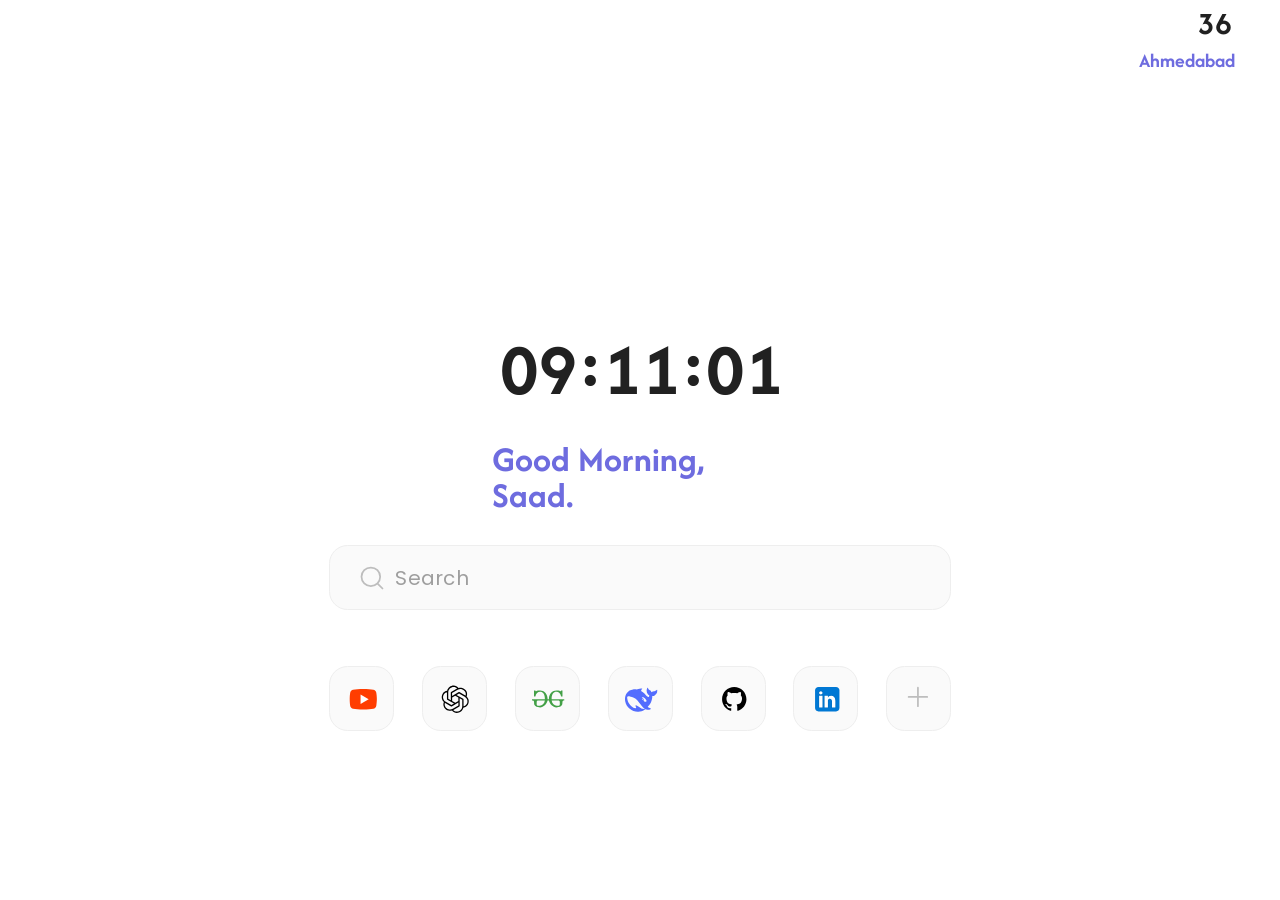
<file: MyHttpServer/static/FigmaSite/index.html>
<html>
    <head>  
        <meta name="viewport" content="width=device-width, initial-scale=1.0">
        <link rel = "stylesheet" href = "style.css">
        <link href = "https://fonts.googleapis.com/css2?family=Afacad:wght@400;700&display=swap" rel = "stylesheet">
        <link href="https://fonts.googleapis.com/css2?family=Poppins:wght@400;500;600;700&display=swap" rel="stylesheet">
    </head>
    <body>
        <header>
            <div class = "temp">36</div>
            <div class = "city">Ahmedabad</div>
        </header>

        <main>
            
            <div class = "greeting">
                <div class = "timeBlock">09:11:01</div>
                <div class = "greetingText">Good Morning, Saad.</div>
            </div>

            <div class = "searchSection">
                 <div class = "search">
                    <div class = "loupe">
                        <img src = "image/loupe.svg" alt = "Лупа">
                    </div>
                    <div class = "searchText">Search</div>
                 </div>
                <div class = "favourites">
                    <div class = "icon1">
                        <img src = "image/youtube.svg" alt ="">
                    </div>
                    <div class = "icon2">
                        <img src = "image/chatgpt.svg" alt = "">
                    </div>
                    <div class = "icon3">
                        <img src = "image/gucci.svg" alt = "">
                    </div>
                    <div class = "icon4">
                        <img src = "image/deepseek.svg" alt = "">
                    </div>
                    <div class = "icon5">
                        <img src = "image/github.svg" alt = "">
                    </div>
                    <div class = "icon6">
                        <img src = "image/in.svg" alt = "">
                    </div>
                    <div class = "addIcon">
                        <img src = "image/add.svg" alt = "">
                    </div>
                </div>
            </div>
        </main>
    </body>
</html>
</file>
<file: MyHttpServer/static/FigmaSite/style.css>
header
{  /*это размеры шапки */
    width : calc(100% - 70px) ;
    height : 70px;
    /*это отсупы шапки от краёв */
    margin-left: 35px;

    
    
    box-sizing: border-box;

    /*подключаем флексбокс */
    display : flex; 
    /*размещаем текстики все вправо по строке */
    justify-content : end;
    /*теперь ориентация вертикальаня столбиками*/
    flex-direction : column;
    /*снова сдвигаем вправо в край шапки */
    align-items : end;
}

body
{
    background-color: #FFFFFF;
}

.temp
{
    width : 44px;
    height : 43px;

    font-family : Afacad;
    font-style : Bold;
    font-weight : 700;
    font-size : 32px;
    line-height : 100%;
    letter-spacing : 0;
    text-align : center;
    color : #212121;
}

.city
{
    width : 98px;
    height : 27px;

    font-family : Afacad;
    font-weight : 700;
    font-style : Bold;
    font-size : 20px;
    line-height : 100%;
    letter-spacing : 0%;
    color : #6E6CDF; 
}
main
{
    display : flex;
    flex-direction : column;
    align-items : center;

    /*все пропертис из фигмы главного блока */
    width : calc(100% - 12px) ; /*мейн занимает всю доступную ширину экрана*/ 
    height : auto;

    /*margin-top: 254.96px - почему именно так, потому что в нашем случае margin считается не открая страницы,
    а от края верхнего элемента то есть header'a */
    margin-top: 254.96px; 
    margin-left: 6px;
    gap: 55.65px;
    Flow: Vertical;

    

}

/* это таймблок через точку обращаемся потому что в html он класс*/
.timeBlock
{
    width : 100%;
    max-width : 281px;
    height : 99px;

    font-size : 74px;
    font-family : Afacad;
    font-weight : 700;
    font-style : Bold;
    font-size : 74px;
    Line-height : 100%;
    letter-spacing : 0%;
    text-align : center;
    color : #212121;

}


.greeting
{
    /*так как в figme написано что greeting frame width - fill это означает что он полностью
    занимает ширину фрейма-родителя  => можно для адаптивности написать 100%*/
    width: 100%;
    height: 156.27536010742188px;
    display : flex;

    flex-direction : column;
    gap : 9.28px;

    align-items : center;

    
    
}

.greetingText
{
    width : 296px;
    height : 48px;

    font-family : Afacad;
    font-weight : 700;
    font-style : Bold;
    font-size : 36px;
    line-height : 100%;
    letter-spacing : 0%;
    color : #6E6CDF;
    
}

.searchSection
{
    width : 100%;
    max-width : 621.4492797851562px;
    height : 185.7536163330078;
    

    gap : 27.83px;

    display : flex;
    flex-direction : column;
    justify-content : space-between;
    

}

.search
{
    box-sizing: border-box;
    width : 100%;
    height : 65.10144805908203px;
    gap : 9.28px;
    border-radius : 18.55px;
    
    padding-top : 18.55px;
    padding-right : 27.83px;
    padding-bottom : 18.55px;
    padding-left : 27.83px;

    background-color : #FAFAFA;
    
    border: 1.16px solid #EEEEEE;

    display : flex;
    flex-direction : row;
    
}

.favourites
{
    display : flex;

    width : 621.95654296875px;
    height : 65px;
    gap : 27.83px;

    flex-direction : row;
    justify-content : space-between;
}

.loupe 
{
    width : 28px;
    height : 28px;
   
}

.searchText
{
    width : 72px;
    height : 28px;
    
    font-family : Poppins;
    font-weight : 400;
    font-style : regular;
    font-size : 20px;
    line-height : 140%;
    letter-spacing : 0.23px;

    color : #9E9E9E;
}

.icon1
{
    width : 65px;
    height : 65px;
    border-radius : 18.57px;
    border : 1.16px solid #EEEEEE;
    background-color : #FAFAFA;

    padding : 16.25px;
    box-sizing : border-box;
}
.icon2
{
    width : 65px;
    height : 65px;
    border-radius : 18.57px;
    border : 1.16px solid #EEEEEE;
    background-color : #FAFAFA;

    padding : 16.25px;
    box-sizing : border-box;
    
}

.icon3
{
    width : 65px;
    height : 65px;
    border-radius : 18.57px;
    border : 1.16px solid #EEEEEE;
    background-color : #FAFAFA;

    padding : 16.25px;
    box-sizing : border-box;
}

.icon4
{
    width : 65px;
    height : 65px;
    border-radius : 18.57px;
    border : 1.16px solid #EEEEEE;
    background-color : #FAFAFA;

    padding : 16.25px;
    box-sizing : border-box;
}

.icon5
{
    width : 65px;
    height : 65px;
    border-radius : 18.57px;
    border : 1.16px solid #EEEEEE;
    background-color : #FAFAFA;

    padding : 16.25px;
    box-sizing : border-box; 
}


.icon6
{
    width : 65px;
    height : 65px;
    border-radius : 18.57px;
    border : 1.16px solid #EEEEEE;
    background-color : #FAFAFA;

    padding : 16.25px;
    box-sizing : border-box;
}

.addIcon
{
    width : 65px;
    height : 65px;
    border-radius : 18.57px;
    border : 1.16px solid #EEEEEE;
    background-color : #FAFAFA;

    padding : 16.25px;
    box-sizing : border-box;
}
/* если экран подходит под это условие- применить следующие стили*/
@media (max-width: 393px)
{
    header
    {
        /* margin это отступ от окружения будь то край страницы, или край элемента*/
        width : 345px;
        height : 48px;
        margin-top : 20px;
        margin-left : 24px;
    }

    .temp 
    {
        width: 31px;
        height: 29px;
        font-weight : 700px;
        font-size : 22px;
        line-height : 100%;
        letter-spacing: 0%;
        align-items : center;
    }

    .city 
    {
        width: 68px;
        height: 19px;
        font-weight : 700px;
        font-size : 14px;
        line-height : 100%;
        letter-spacing: 0%;
    }

    main 
    {
        width: 345px;
    }

    .greeting
    {
        width : 345px;
        /*height = hug, это означает что высота подстраивается по содержимое.
        то есть height = auto, это можно не прописывать*/
        /* gap - расстояние между детьми */
        gap : 8px;
    }

    .timeBlock
    {
        width : 182px;
        height : 64px;

        /* приписка font это начало css свойств, которые относятся к тексту и шрифту*/

        font-size : 48px;
        font-weight : 700;

        /* приписка line это начало css свойств, которые относятся к строке текста внутри фрейма*/
        line-height : 100%;
        

    }

    .greetingText
    {
        width : 198px;
        height : 32px;

        font-size : 24px;
        font-weight : 700;
        line-height : 100%;
        letter-spacing : 0%; 

    }

    .searchSection
    {
        flex-direction : column;
        width: 345px;
        gap : 24px;
    }

    .search
    {
        display : flex;
        /* padding - это внутренний отступ элементов от коробки*/
        /* из фигмы space я не пишу, так нельзя в css*/
        flex-direction : row;

        box-sizing : border-box;
        width : 100%;
        border-radius : 16px;
        background-color : #FAFAFA; 
        border : 1px solid #EEEEEE;

        padding-top : 16px;
        padding-right :  24px;
        padding-bottom : 16px;
        padding-left :  24px;

        gap : 8px;
    }

    .loupe
    {
        width : 24px;
        height : 24px;
    }

    .searchText
    {
        width : 65px;
        height : 25px;

        font-weight : 400;
        font-size : 18px;
        line-height : 140%;
        letter-spacing : 0.2px;

        color : #9E9E9E;
    }

    .favourites
    {
        display : flex;
        justify-content : flex-start;
        flex-direction : row;
        gap : 24px;
    }

    .icon1,
    .icon2,
    .icon3,
    .icon4,
    .icon5
    {
    
        width : 48px;
        height : 48px;
        border-radius :  16px;
        border : 1px solid #EEEEEE;
        background-color : #FAFAFA;

        padding : 10px;
        box-sizing : border-box;
    }

    .icon1 img,
    .icon2 img,
    .icon3 img,
    .icon4 img,
    .icon5 img
    {
        width : 100%;
        height : 100%;
    }

    .icon6,
    .addIcon
    {
        display : none;
    }
    


}
</file>
